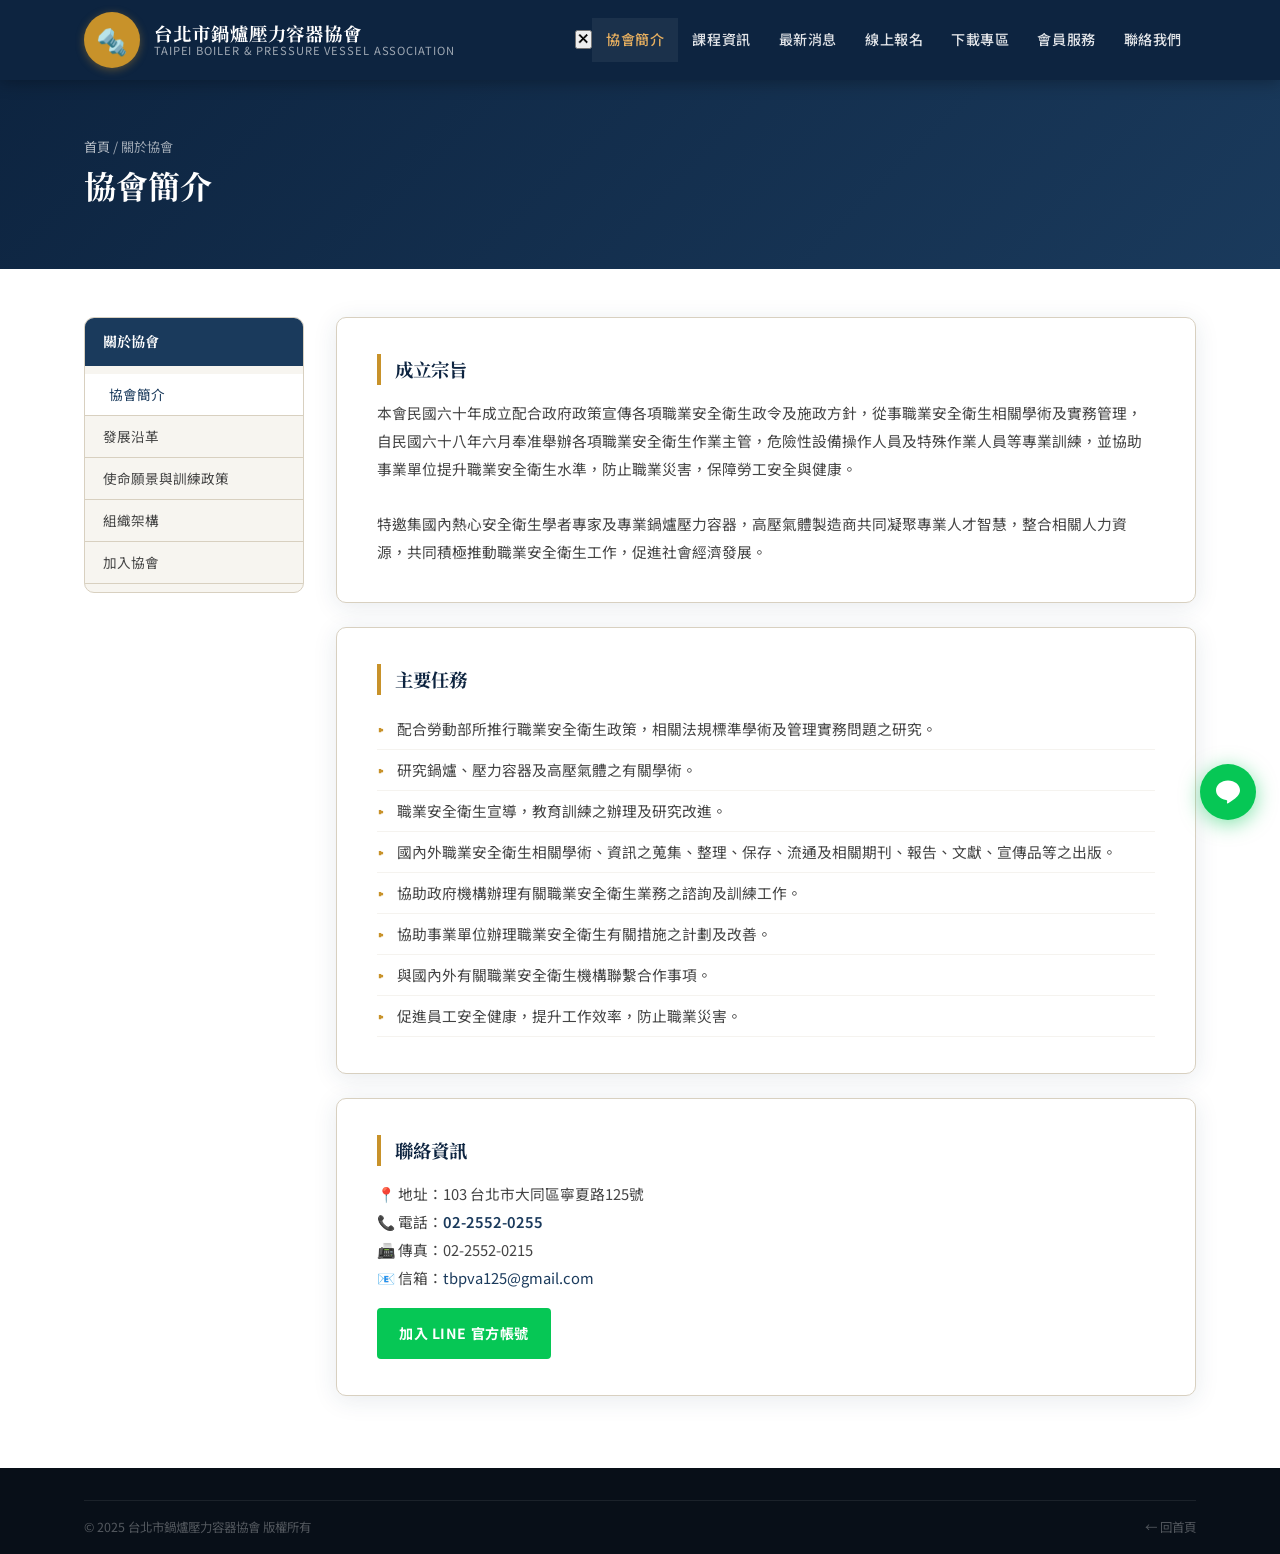
<file: pages/about.html>
<!DOCTYPE html>
<html lang="zh-TW">
<head>
  <meta charset="UTF-8" />
  <meta name="viewport" content="width=device-width, initial-scale=1.0" />
  <title>協會簡介 – 台北市鍋爐壓力容器協會</title>
  <link rel="stylesheet" href="../css/style.css" />
  <style>
    .page-hero {
      background: linear-gradient(135deg, var(--primary-dark) 0%, var(--primary) 100%);
      padding: 56px 0 48px;
      color: #fff;
    }
    .page-hero h1 {
      font-family: 'Noto Serif TC', serif;
      font-size: clamp(1.4rem, 3vw, 2rem);
      font-weight: 700;
      margin-bottom: 8px;
    }
    .breadcrumb {
      font-size: 0.82rem;
      color: rgba(255,255,255,0.6);
    }
    .breadcrumb a { color: rgba(255,255,255,0.7); }
    .breadcrumb a:hover { color: var(--accent-light); }
    .content-box {
      background: var(--bg-white);
      border: 1px solid var(--border);
      border-radius: var(--radius-lg);
      padding: 36px 40px;
      box-shadow: var(--shadow);
      margin-bottom: 24px;
    }
    .content-box h2 {
      font-family: 'Noto Serif TC', serif;
      font-size: 1.15rem;
      color: var(--primary-dark);
      font-weight: 700;
      margin-bottom: 14px;
      padding-left: 14px;
      border-left: 4px solid var(--accent);
    }
    .content-box p, .content-box li {
      font-size: 0.92rem;
      color: var(--text-mid);
      line-height: 1.9;
    }
    .content-box ul { padding-left: 0; }
    .content-box ul li {
      padding: 6px 0 6px 20px;
      position: relative;
      border-bottom: 1px solid #f5f3ef;
    }
    .content-box ul li::before {
      content: '▸';
      position: absolute;
      left: 0;
      color: var(--accent);
      font-weight: 700;
    }
    .page-layout { display: grid; grid-template-columns: 220px 1fr; gap: 32px; padding: 48px 0; }
    .sidebar { }
    .sidebar-menu { background: var(--bg-light); border-radius: var(--radius-lg); overflow: hidden; border: 1px solid var(--border); }
    .sidebar-menu h3 { background: var(--primary); color: #fff; padding: 12px 18px; font-size: 0.88rem; font-family: 'Noto Serif TC', serif; }
    .sidebar-menu ul { padding: 8px 0; }
    .sidebar-menu ul li a { display: block; padding: 9px 18px; font-size: 0.85rem; color: var(--text-mid); border-bottom: 1px solid var(--border); transition: var(--transition); }
    .sidebar-menu ul li a:hover, .sidebar-menu ul li.active a { color: var(--primary); background: #fff; padding-left: 24px; }
    @media (max-width: 768px) { .page-layout { grid-template-columns: 1fr; } }
  </style>
</head>
<body>

<header class="site-header">
  <div class="container">
    <div class="header-main">
      <a href="../index.html" class="logo-block">
        <div class="logo-icon">🔩</div>
        <div class="logo-text">
          <div class="org-name">台北市鍋爐壓力容器協會</div>
          <div class="org-sub">TAIPEI BOILER &amp; PRESSURE VESSEL ASSOCIATION</div>
        </div>
      </a>
      <button class="menu-toggle" id="menuToggle"><span></span><span></span><span></span></button>
      <nav class="main-nav" id="mainNav">
        <button class="nav-close" id="navClose">✕</button>
        <ul>
          <li class="active"><a href="about.html">協會簡介</a></li>
          <li><a href="../index.html#courses">課程資訊</a></li>
          <li><a href="news.html">最新消息</a></li>
          <li><a href="../index.html#register">線上報名</a></li>
          <li><a href="download.html">下載專區</a></li>
          <li><a href="member.html">會員服務</a></li>
          <li><a href="../index.html#contact">聯絡我們</a></li>
        </ul>
      </nav>
    </div>
  </div>
</header>

<div class="page-hero">
  <div class="container">
    <div class="breadcrumb"><a href="../index.html">首頁</a> / 關於協會</div>
    <h1>協會簡介</h1>
  </div>
</div>

<div class="container">
  <div class="page-layout">
    <aside class="sidebar">
      <div class="sidebar-menu">
        <h3>關於協會</h3>
        <ul>
          <li class="active"><a href="about.html">協會簡介</a></li>
          <li><a href="history.html">發展沿革</a></li>
          <li><a href="mission.html">使命願景與訓練政策</a></li>
          <li><a href="org.html">組織架構</a></li>
          <li><a href="member.html">加入協會</a></li>
        </ul>
      </div>
    </aside>

    <main>
      <div class="content-box">
        <h2>成立宗旨</h2>
        <p>本會民國六十年成立配合政府政策宣傳各項職業安全衛生政令及施政方針，從事職業安全衛生相關學術及實務管理，自民國六十八年六月奉准舉辦各項職業安全衛生作業主管，危險性設備操作人員及特殊作業人員等專業訓練，並協助事業單位提升職業安全衛生水準，防止職業災害，保障勞工安全與健康。</p>
        <br/>
        <p>特邀集國內熱心安全衛生學者專家及專業鍋爐壓力容器，高壓氣體製造商共同凝聚專業人才智慧，整合相關人力資源，共同積極推動職業安全衛生工作，促進社會經濟發展。</p>
      </div>

      <div class="content-box">
        <h2>主要任務</h2>
        <ul>
          <li>配合勞動部所推行職業安全衛生政策，相關法規標準學術及管理實務問題之研究。</li>
          <li>研究鍋爐、壓力容器及高壓氣體之有關學術。</li>
          <li>職業安全衛生宣導，教育訓練之辦理及研究改進。</li>
          <li>國內外職業安全衛生相關學術、資訊之蒐集、整理、保存、流通及相關期刊、報告、文獻、宣傳品等之出版。</li>
          <li>協助政府機構辦理有關職業安全衛生業務之諮詢及訓練工作。</li>
          <li>協助事業單位辦理職業安全衛生有關措施之計劃及改善。</li>
          <li>與國內外有關職業安全衛生機構聯繫合作事項。</li>
          <li>促進員工安全健康，提升工作效率，防止職業災害。</li>
        </ul>
      </div>

      <div class="content-box">
        <h2>聯絡資訊</h2>
        <p>📍 地址：103 台北市大同區寧夏路125號</p>
        <p>📞 電話：<a href="tel:0225520255" style="color:var(--primary);font-weight:600;">02-2552-0255</a></p>
        <p>📠 傳真：02-2552-0215</p>
        <p>📧 信箱：<a href="mailto:tbpva125@gmail.com" style="color:var(--primary);">tbpva125@gmail.com</a></p>
        <p style="margin-top:16px;">
          <a href="https://line.me/R/ti/p/@tbpva" target="_blank" class="btn btn-line" style="display:inline-flex;padding:10px 20px;font-size:0.88rem;">加入 LINE 官方帳號</a>
        </p>
      </div>
    </main>
  </div>
</div>

<footer class="site-footer" style="padding-top:32px;">
  <div class="container">
    <div class="footer-bottom" style="border-top:1px solid rgba(255,255,255,0.08);padding-top:16px;">
      <div>© 2025 台北市鍋爐壓力容器協會 版權所有</div>
      <a href="../index.html">← 回首頁</a>
    </div>
  </div>
</footer>

<button class="float-line-btn" id="floatLineBtn" title="加入 LINE">
  <svg width="24" height="24" viewBox="0 0 24 24" fill="currentColor"><path d="M24 10.314C24 4.943 18.615.572 12 .572S0 4.943 0 10.314c0 4.811 4.27 8.842 10.035 9.608.391.082.923.258 1.058.59.12.301.079.766.038 1.08l-.164 1.02c-.045.301-.24 1.186 1.049.645 1.291-.539 6.916-4.078 9.436-6.975C23.176 14.393 24 12.458 24 10.314"/></svg>
</button>
<button class="float-top-btn" id="floatTopBtn">↑</button>
<script src="../js/main.js"></script>
</body>
</html>
</file>
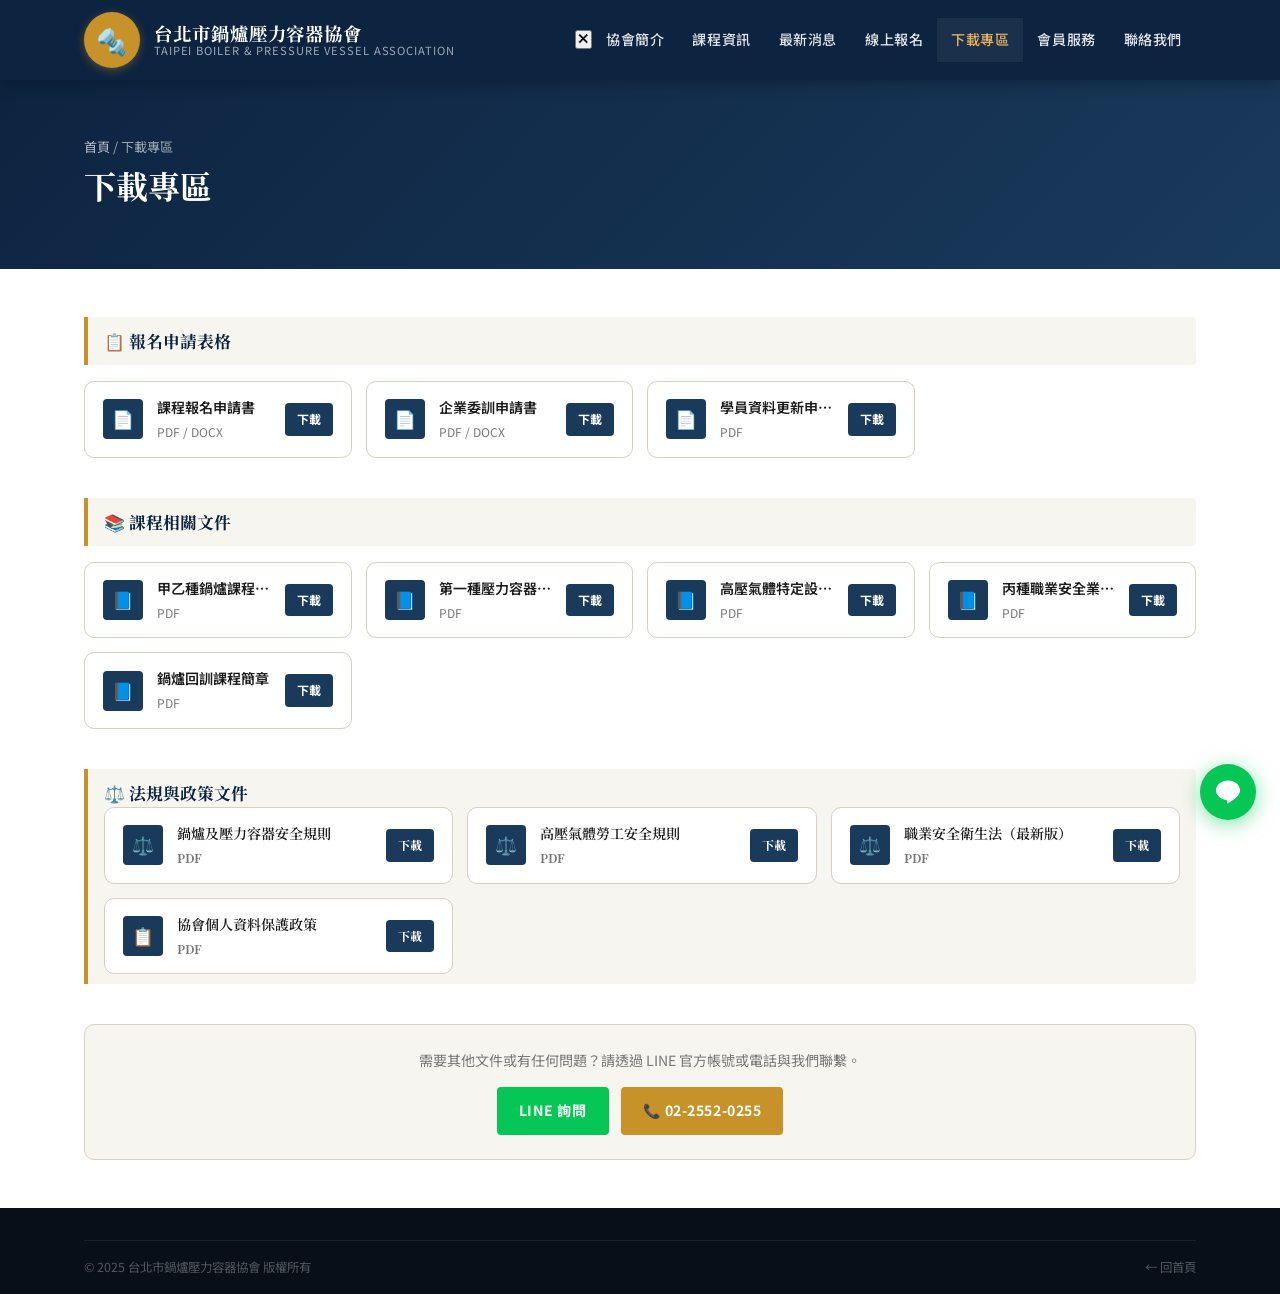
<file: pages/download.html>
<!DOCTYPE html>
<html lang="zh-TW">
<head>
  <meta charset="UTF-8" />
  <meta name="viewport" content="width=device-width, initial-scale=1.0" />
  <title>下載專區 – 台北市鍋爐壓力容器協會</title>
  <link rel="stylesheet" href="../css/style.css" />
  <style>
    .page-hero { background:linear-gradient(135deg,var(--primary-dark) 0%,var(--primary) 100%); padding:56px 0 48px; color:#fff; }
    .page-hero h1 { font-family:'Noto Serif TC',serif; font-size:clamp(1.4rem,3vw,2rem); font-weight:700; margin-bottom:8px; }
    .breadcrumb { font-size:0.82rem; color:rgba(255,255,255,0.6); }
    .breadcrumb a { color:rgba(255,255,255,0.7); }
    .dl-section { padding:48px 0; }
    .dl-category { margin-bottom:40px; }
    .dl-category h2 { font-family:'Noto Serif TC',serif; font-size:1.05rem; color:var(--primary-dark); font-weight:700; margin-bottom:16px; padding:10px 16px; background:var(--bg-light); border-left:4px solid var(--accent); border-radius:0 4px 4px 0; }
    .dl-grid { display:grid; grid-template-columns:repeat(auto-fill, minmax(260px,1fr)); gap:14px; }
    .dl-item {
      display:flex; gap:14px; align-items:center;
      background:#fff; border:1px solid var(--border); border-radius:var(--radius-lg);
      padding:14px 18px; transition:var(--transition);
    }
    .dl-item:hover { border-color:var(--primary); box-shadow:var(--shadow); }
    .dl-icon { width:40px; height:40px; background:var(--primary); border-radius:var(--radius); display:flex; align-items:center; justify-content:center; color:#fff; font-size:1.1rem; flex-shrink:0; }
    .dl-info { flex:1; min-width:0; }
    .dl-name { font-size:0.88rem; font-weight:600; color:var(--text-dark); margin-bottom:2px; white-space:nowrap; overflow:hidden; text-overflow:ellipsis; }
    .dl-meta { font-size:0.75rem; color:var(--text-light); }
    .dl-btn { padding:6px 12px; background:var(--primary); color:#fff; border-radius:var(--radius); font-size:0.75rem; font-weight:700; white-space:nowrap; transition:var(--transition); }
    .dl-btn:hover { background:var(--primary-light); }
  </style>
</head>
<body>
<header class="site-header">
  <div class="container">
    <div class="header-main">
      <a href="../index.html" class="logo-block">
        <div class="logo-icon">🔩</div>
        <div class="logo-text">
          <div class="org-name">台北市鍋爐壓力容器協會</div>
          <div class="org-sub">TAIPEI BOILER &amp; PRESSURE VESSEL ASSOCIATION</div>
        </div>
      </a>
      <button class="menu-toggle" id="menuToggle"><span></span><span></span><span></span></button>
      <nav class="main-nav" id="mainNav">
        <button class="nav-close" id="navClose">✕</button>
        <ul>
          <li><a href="about.html">協會簡介</a></li>
          <li><a href="../index.html#courses">課程資訊</a></li>
          <li><a href="news.html">最新消息</a></li>
          <li><a href="../index.html#register">線上報名</a></li>
          <li class="active"><a href="download.html">下載專區</a></li>
          <li><a href="member.html">會員服務</a></li>
          <li><a href="../index.html#contact">聯絡我們</a></li>
        </ul>
      </nav>
    </div>
  </div>
</header>

<div class="page-hero">
  <div class="container">
    <div class="breadcrumb"><a href="../index.html">首頁</a> / 下載專區</div>
    <h1>下載專區</h1>
  </div>
</div>

<div class="container">
  <div class="dl-section">
    <div class="dl-category">
      <h2>📋 報名申請表格</h2>
      <div class="dl-grid">
        <div class="dl-item">
          <div class="dl-icon">📄</div>
          <div class="dl-info">
            <div class="dl-name">課程報名申請書</div>
            <div class="dl-meta">PDF / DOCX</div>
          </div>
          <a href="#" class="dl-btn">下載</a>
        </div>
        <div class="dl-item">
          <div class="dl-icon">📄</div>
          <div class="dl-info">
            <div class="dl-name">企業委訓申請書</div>
            <div class="dl-meta">PDF / DOCX</div>
          </div>
          <a href="#" class="dl-btn">下載</a>
        </div>
        <div class="dl-item">
          <div class="dl-icon">📄</div>
          <div class="dl-info">
            <div class="dl-name">學員資料更新申請表</div>
            <div class="dl-meta">PDF</div>
          </div>
          <a href="#" class="dl-btn">下載</a>
        </div>
      </div>
    </div>

    <div class="dl-category">
      <h2>📚 課程相關文件</h2>
      <div class="dl-grid">
        <div class="dl-item">
          <div class="dl-icon">📘</div>
          <div class="dl-info">
            <div class="dl-name">甲乙種鍋爐課程簡章</div>
            <div class="dl-meta">PDF</div>
          </div>
          <a href="#" class="dl-btn">下載</a>
        </div>
        <div class="dl-item">
          <div class="dl-icon">📘</div>
          <div class="dl-info">
            <div class="dl-name">第一種壓力容器課程簡章</div>
            <div class="dl-meta">PDF</div>
          </div>
          <a href="#" class="dl-btn">下載</a>
        </div>
        <div class="dl-item">
          <div class="dl-icon">📘</div>
          <div class="dl-info">
            <div class="dl-name">高壓氣體特定設備課程簡章</div>
            <div class="dl-meta">PDF</div>
          </div>
          <a href="#" class="dl-btn">下載</a>
        </div>
        <div class="dl-item">
          <div class="dl-icon">📘</div>
          <div class="dl-info">
            <div class="dl-name">丙種職業安全業務主管課程簡章</div>
            <div class="dl-meta">PDF</div>
          </div>
          <a href="#" class="dl-btn">下載</a>
        </div>
        <div class="dl-item">
          <div class="dl-icon">📘</div>
          <div class="dl-info">
            <div class="dl-name">鍋爐回訓課程簡章</div>
            <div class="dl-meta">PDF</div>
          </div>
          <a href="#" class="dl-btn">下載</a>
        </div>
      </div>
    </div>

    <div class="dl-category">
      <h2>⚖️ 法規與政策文件</html>
      <div class="dl-grid">
        <div class="dl-item">
          <div class="dl-icon">⚖️</div>
          <div class="dl-info">
            <div class="dl-name">鍋爐及壓力容器安全規則</div>
            <div class="dl-meta">PDF</div>
          </div>
          <a href="#" class="dl-btn">下載</a>
        </div>
        <div class="dl-item">
          <div class="dl-icon">⚖️</div>
          <div class="dl-info">
            <div class="dl-name">高壓氣體勞工安全規則</div>
            <div class="dl-meta">PDF</div>
          </div>
          <a href="#" class="dl-btn">下載</a>
        </div>
        <div class="dl-item">
          <div class="dl-icon">⚖️</div>
          <div class="dl-info">
            <div class="dl-name">職業安全衛生法（最新版）</div>
            <div class="dl-meta">PDF</div>
          </div>
          <a href="#" class="dl-btn">下載</a>
        </div>
        <div class="dl-item">
          <div class="dl-icon">📋</div>
          <div class="dl-info">
            <div class="dl-name">協會個人資料保護政策</div>
            <div class="dl-meta">PDF</div>
          </div>
          <a href="#" class="dl-btn">下載</a>
        </div>
      </div>
    </div>

    <div style="background:var(--bg-light);border:1px solid var(--border);border-radius:var(--radius-lg);padding:24px;text-align:center;">
      <p style="font-size:0.88rem;color:var(--text-light);margin-bottom:14px;">
        需要其他文件或有任何問題？請透過 LINE 官方帳號或電話與我們聯繫。
      </p>
      <div style="display:flex;gap:12px;justify-content:center;flex-wrap:wrap;">
        <a href="https://line.me/R/ti/p/@tbpva" target="_blank" class="btn btn-line" style="padding:10px 20px;font-size:0.88rem;">LINE 詢問</a>
        <a href="tel:0225520255" class="btn btn-primary" style="padding:10px 20px;font-size:0.88rem;">📞 02-2552-0255</a>
      </div>
    </div>
  </div>
</div>

<footer class="site-footer" style="padding-top:32px;">
  <div class="container">
    <div class="footer-bottom" style="border-top:1px solid rgba(255,255,255,0.08);padding-top:16px;">
      <div>© 2025 台北市鍋爐壓力容器協會 版權所有</div>
      <a href="../index.html">← 回首頁</a>
    </div>
  </div>
</footer>

<button class="float-line-btn" id="floatLineBtn">
  <svg width="24" height="24" viewBox="0 0 24 24" fill="currentColor"><path d="M24 10.314C24 4.943 18.615.572 12 .572S0 4.943 0 10.314c0 4.811 4.27 8.842 10.035 9.608.391.082.923.258 1.058.59.12.301.079.766.038 1.08l-.164 1.02c-.045.301-.24 1.186 1.049.645 1.291-.539 6.916-4.078 9.436-6.975C23.176 14.393 24 12.458 24 10.314"/></svg>
</button>
<button class="float-top-btn" id="floatTopBtn">↑</button>
<script src="../js/main.js"></script>
</body>
</html>
</file>
<file: css/style.css>
/* ========================================
   ?啣?撣????捆?典???- 銝餉?璅??
   ======================================== */

@import url('https://fonts.googleapis.com/css2?family=Noto+Serif+TC:wght@400;600;700;900&family=Noto+Sans+TC:wght@300;400;500;700&family=Oswald:wght@400;600;700&display=swap');

:root {
  --primary: #1a3a5c;
  --primary-dark: #0d2440;
  --primary-light: #2a5080;
  --accent: #c8922a;
  --accent-light: #e8b060;
  --danger: #c0392b;
  --text-dark: #1c1c1c;
  --text-mid: #444;
  --text-light: #777;
  --bg-light: #f7f5f0;
  --bg-white: #ffffff;
  --border: #d8d0c0;
  --shadow: 0 4px 24px rgba(26,58,92,0.10);
  --shadow-lg: 0 12px 48px rgba(26,58,92,0.18);
  --radius: 4px;
  --radius-lg: 10px;
  --transition: all 0.28s cubic-bezier(0.4,0,0.2,1);
}

*, *::before, *::after { box-sizing: border-box; margin: 0; padding: 0; }

html { scroll-behavior: smooth; font-size: 16px; }

body {
  font-family: 'Noto Sans TC', sans-serif;
  color: var(--text-dark);
  background: var(--bg-white);
  line-height: 1.7;
  overflow-x: hidden;
}

img { max-width: 100%; height: auto; display: block; }
a { color: inherit; text-decoration: none; }
ul { list-style: none; }

.container {
  width: 100%;
  max-width: 1160px;
  margin: 0 auto;
  padding: 0 24px;
}

/* ---- HEADER ---- */
.site-header {
  position: sticky;
  top: 0;
  z-index: 1000;
  background: var(--primary-dark);
  box-shadow: 0 2px 16px rgba(0,0,0,0.3);
}

.header-top {
  background: var(--primary);
  padding: 8px 0;
  font-size: 0.78rem;
  color: rgba(255,255,255,0.75);
  border-bottom: 1px solid rgba(255,255,255,0.08);
}

.header-top-inner {
  display: flex;
  justify-content: space-between;
  align-items: center;
  gap: 16px;
  flex-wrap: wrap;
}

.header-top a { color: rgba(255,255,255,0.8); transition: var(--transition); }
.header-top a:hover { color: var(--accent-light); }

.header-main {
  padding: 12px 0;
  display: flex;
  align-items: center;
  justify-content: space-between;
  gap: 16px;
}

.logo-block {
  display: flex;
  align-items: center;
  gap: 14px;
}

.logo-icon {
  width: 56px;
  height: 56px;
  background: var(--accent);
  border-radius: 50%;
  display: flex;
  align-items: center;
  justify-content: center;
  font-size: 1.6rem;
  flex-shrink: 0;
  box-shadow: 0 2px 8px rgba(200,146,42,0.4);
}

.logo-text { line-height: 1.2; }
.logo-text .org-name {
  font-family: 'Noto Serif TC', serif;
  font-size: 1.15rem;
  font-weight: 700;
  color: #fff;
  letter-spacing: 0.05em;
}
.logo-text .org-sub {
  font-size: 0.7rem;
  color: rgba(255,255,255,0.6);
  letter-spacing: 0.08em;
}

/* ---- NAV ---- */
.main-nav { display: flex; align-items: center; gap: 0; }
.main-nav > ul { display: flex; align-items: center; gap: 0; }

.main-nav > ul > li { position: relative; }

.main-nav > ul > li > a {
  display: flex;
  align-items: center;
  gap: 4px;
  padding: 10px 14px;
  font-size: 0.88rem;
  font-weight: 500;
  color: rgba(255,255,255,0.88);
  letter-spacing: 0.04em;
  transition: var(--transition);
  white-space: nowrap;
}

.main-nav > ul > li > a:hover,
.main-nav > ul > li.active > a {
  color: var(--accent-light);
  background: rgba(255,255,255,0.06);
}

.main-nav > ul > li > a svg { width: 12px; height: 12px; transition: var(--transition); }
.main-nav > ul > li:hover > a svg { transform: rotate(180deg); }

/* Dropdown */
.dropdown {
  display: none;
  position: absolute;
  top: 100%;
  left: 0;
  min-width: 200px;
  background: var(--bg-white);
  border: 1px solid var(--border);
  border-top: 3px solid var(--accent);
  box-shadow: var(--shadow-lg);
  border-radius: 0 0 var(--radius-lg) var(--radius-lg);
  z-index: 999;
  overflow: hidden;
}

.main-nav > ul > li:hover .dropdown { display: block; animation: dropIn 0.2s ease; }

@keyframes dropIn {
  from { opacity: 0; transform: translateY(-8px); }
  to { opacity: 1; transform: translateY(0); }
}

.dropdown a {
  display: block;
  padding: 10px 18px;
  font-size: 0.85rem;
  color: var(--text-mid);
  border-bottom: 1px solid #f0ede8;
  transition: var(--transition);
}
.dropdown a:last-child { border-bottom: none; }
.dropdown a:hover { background: var(--bg-light); color: var(--primary); padding-left: 24px; }

/* Mobile menu button */
.menu-toggle {
  display: none;
  background: none;
  border: none;
  cursor: pointer;
  padding: 8px;
  color: #fff;
}

.menu-toggle span {
  display: block;
  width: 24px;
  height: 2px;
  background: currentColor;
  margin: 5px 0;
  transition: var(--transition);
  transform-origin: left;
}

/* ---- HERO ---- */
.hero {
  position: relative;
  min-height: 520px;
  background: linear-gradient(135deg, var(--primary-dark) 0%, var(--primary) 50%, #1a4a7a 100%);
  display: flex;
  align-items: center;
  overflow: hidden;
}

.hero::before {
  content: '';
  position: absolute;
  inset: 0;
  background:
    radial-gradient(ellipse 60% 80% at 70% 50%, rgba(200,146,42,0.12) 0%, transparent 60%),
    repeating-linear-gradient(
      45deg,
      transparent,
      transparent 40px,
      rgba(255,255,255,0.02) 40px,
      rgba(255,255,255,0.02) 41px
    );
}

.hero-gear {
  position: absolute;
  right: -60px;
  top: 50%;
  transform: translateY(-50%);
  width: 420px;
  height: 420px;
  opacity: 0.06;
  animation: spin 60s linear infinite;
}

@keyframes spin { to { transform: translateY(-50%) rotate(360deg); } }

.hero-content {
  position: relative;
  z-index: 1;
  max-width: 640px;
}

.hero-badge {
  display: inline-block;
  padding: 4px 14px;
  background: var(--accent);
  color: #fff;
  font-size: 0.75rem;
  font-weight: 700;
  letter-spacing: 0.15em;
  margin-bottom: 20px;
  border-radius: 2px;
  text-transform: uppercase;
}

.hero h1 {
  font-family: 'Noto Serif TC', serif;
  font-size: clamp(1.8rem, 4vw, 2.8rem);
  font-weight: 900;
  color: #fff;
  line-height: 1.25;
  margin-bottom: 16px;
}

.hero h1 em {
  font-style: normal;
  color: var(--accent-light);
}

.hero p {
  font-size: 1rem;
  color: rgba(255,255,255,0.78);
  margin-bottom: 32px;
  max-width: 480px;
  line-height: 1.8;
}

.hero-buttons { display: flex; gap: 12px; flex-wrap: wrap; }

.btn {
  display: inline-flex;
  align-items: center;
  gap: 8px;
  padding: 12px 28px;
  font-size: 0.9rem;
  font-weight: 700;
  border-radius: var(--radius);
  cursor: pointer;
  border: 2px solid transparent;
  transition: var(--transition);
  letter-spacing: 0.04em;
  white-space: nowrap;
}

.btn-primary {
  background: var(--accent);
  color: #fff;
  border-color: var(--accent);
}
.btn-primary:hover {
  background: var(--accent-light);
  border-color: var(--accent-light);
  transform: translateY(-2px);
  box-shadow: 0 6px 20px rgba(200,146,42,0.4);
}

.btn-outline {
  background: transparent;
  color: #fff;
  border-color: rgba(255,255,255,0.5);
}
.btn-outline:hover {
  background: rgba(255,255,255,0.1);
  border-color: #fff;
  transform: translateY(-2px);
}

.btn-line {
  background: #06C755;
  color: #fff;
  border-color: #06C755;
}
.btn-line:hover {
  background: #05b34a;
  border-color: #05b34a;
  transform: translateY(-2px);
  box-shadow: 0 6px 20px rgba(6,199,85,0.4);
}

.btn-danger {
  background: var(--danger);
  color: #fff;
  border-color: var(--danger);
}
.btn-danger:hover { opacity: 0.9; transform: translateY(-1px); }

/* ---- MARQUEE ---- */
.marquee-bar {
  background: var(--accent);
  padding: 10px 0;
  overflow: hidden;
}
.marquee-inner {
  display: flex;
  gap: 48px;
  animation: marquee 30s linear infinite;
  white-space: nowrap;
}
.marquee-inner span {
  color: #fff;
  font-size: 0.85rem;
  font-weight: 500;
  flex-shrink: 0;
}
.marquee-inner span::before { content: '? '; }
@keyframes marquee { to { transform: translateX(-50%); } }

/* ---- SECTIONS ---- */
.section { padding: 72px 0; }
.section-alt { background: var(--bg-light); }

.section-header {
  text-align: center;
  margin-bottom: 48px;
}

.section-label {
  display: inline-block;
  font-family: 'Oswald', sans-serif;
  font-size: 0.7rem;
  font-weight: 700;
  letter-spacing: 0.25em;
  color: var(--accent);
  text-transform: uppercase;
  margin-bottom: 12px;
}

.section-title {
  font-family: 'Noto Serif TC', serif;
  font-size: clamp(1.4rem, 3vw, 1.9rem);
  font-weight: 700;
  color: var(--primary-dark);
  margin-bottom: 12px;
}

.section-desc {
  font-size: 0.95rem;
  color: var(--text-light);
  max-width: 600px;
  margin: 0 auto;
}

.divider {
  width: 48px;
  height: 3px;
  background: var(--accent);
  margin: 16px auto 0;
}

/* ---- STATS ---- */
.stats-grid {
  display: grid;
  grid-template-columns: repeat(4, 1fr);
  gap: 1px;
  background: var(--border);
  border: 1px solid var(--border);
  border-radius: var(--radius-lg);
  overflow: hidden;
  box-shadow: var(--shadow);
}

.stat-item {
  background: var(--bg-white);
  padding: 36px 24px;
  text-align: center;
}

.stat-num {
  font-family: 'Oswald', sans-serif;
  font-size: 2.4rem;
  font-weight: 700;
  color: var(--primary);
  line-height: 1;
  margin-bottom: 6px;
}

.stat-num span { color: var(--accent); }
.stat-label { font-size: 0.85rem; color: var(--text-light); letter-spacing: 0.04em; }

/* ---- COURSES GRID ---- */
.courses-grid {
  display: grid;
  grid-template-columns: repeat(3, 1fr);
  gap: 24px;
}

.course-card {
  background: var(--bg-white);
  border: 1px solid var(--border);
  border-radius: var(--radius-lg);
  overflow: hidden;
  box-shadow: var(--shadow);
  transition: var(--transition);
  display: flex;
  flex-direction: column;
}

.course-card:hover {
  transform: translateY(-6px);
  box-shadow: var(--shadow-lg);
}

.course-card-top {
  background: var(--primary);
  padding: 28px 24px;
  position: relative;
  overflow: hidden;
}

.course-card-top::after {
  content: '';
  position: absolute;
  bottom: -20px;
  right: -20px;
  width: 80px;
  height: 80px;
  background: rgba(255,255,255,0.05);
  border-radius: 50%;
}

.course-icon {
  font-size: 2.2rem;
  margin-bottom: 12px;
}

.course-card-top h3 {
  font-family: 'Noto Serif TC', serif;
  font-size: 1.05rem;
  font-weight: 700;
  color: #fff;
  line-height: 1.4;
}

.course-badge {
  display: inline-block;
  margin-top: 10px;
  padding: 3px 10px;
  background: var(--accent);
  color: #fff;
  font-size: 0.7rem;
  font-weight: 700;
  border-radius: 20px;
}

.course-card-body {
  padding: 20px 24px;
  flex: 1;
  display: flex;
  flex-direction: column;
  gap: 8px;
}

.course-meta {
  display: flex;
  align-items: center;
  gap: 8px;
  font-size: 0.83rem;
  color: var(--text-light);
}
.course-meta svg { color: var(--accent); flex-shrink: 0; }

.course-card-footer {
  padding: 16px 24px;
  border-top: 1px solid var(--border);
  display: flex;
  gap: 8px;
  flex-wrap: wrap;
}

/* ---- NEWS ---- */
.news-grid { display: grid; grid-template-columns: repeat(2, 1fr); gap: 20px; }

.news-card {
  background: var(--bg-white);
  border: 1px solid var(--border);
  border-radius: var(--radius-lg);
  padding: 20px 24px;
  display: flex;
  gap: 16px;
  transition: var(--transition);
}
.news-card:hover { box-shadow: var(--shadow); border-color: var(--accent); }

.news-date-block {
  flex-shrink: 0;
  width: 52px;
  text-align: center;
  background: var(--primary);
  color: #fff;
  border-radius: var(--radius);
  padding: 8px 4px;
}
.news-date-block .day { font-family: 'Oswald', sans-serif; font-size: 1.4rem; font-weight: 700; line-height: 1; }
.news-date-block .month { font-size: 0.65rem; letter-spacing: 0.08em; opacity: 0.8; }

.news-body { flex: 1; min-width: 0; }
.news-tag { font-size: 0.7rem; font-weight: 700; color: var(--accent); letter-spacing: 0.08em; margin-bottom: 6px; }
.news-title { font-size: 0.9rem; font-weight: 600; color: var(--text-dark); line-height: 1.5; display: -webkit-box; -webkit-line-clamp: 2; -webkit-box-orient: vertical; overflow: hidden; }
.news-title:hover { color: var(--primary); }

/* ---- LINE REGISTRATION ---- */
.line-section {
  background: linear-gradient(135deg, #0d2440 0%, #1a3a5c 100%);
  padding: 72px 0;
  position: relative;
  overflow: hidden;
}
.line-section::before {
  content: '';
  position: absolute;
  top: -80px; right: -80px;
  width: 320px; height: 320px;
  background: radial-gradient(circle, rgba(6,199,85,0.12), transparent 70%);
  border-radius: 50%;
}

.line-inner {
  display: grid;
  grid-template-columns: 1fr 1fr;
  gap: 60px;
  align-items: center;
}

.line-content h2 {
  font-family: 'Noto Serif TC', serif;
  font-size: clamp(1.4rem, 3vw, 1.9rem);
  font-weight: 700;
  color: #fff;
  margin-bottom: 16px;
}
.line-content p { color: rgba(255,255,255,0.72); font-size: 0.95rem; margin-bottom: 24px; line-height: 1.8; }

.line-steps { display: flex; flex-direction: column; gap: 16px; margin-bottom: 32px; }
.line-step {
  display: flex;
  align-items: flex-start;
  gap: 14px;
  color: rgba(255,255,255,0.85);
  font-size: 0.88rem;
}
.line-step-num {
  width: 28px; height: 28px;
  background: #06C755;
  border-radius: 50%;
  display: flex; align-items: center; justify-content: center;
  font-size: 0.75rem; font-weight: 700;
  color: #fff;
  flex-shrink: 0;
}

.line-form-box {
  background: rgba(255,255,255,0.06);
  border: 1px solid rgba(255,255,255,0.12);
  border-radius: var(--radius-lg);
  padding: 32px;
  backdrop-filter: blur(8px);
}

.line-form-box h3 {
  font-family: 'Noto Serif TC', serif;
  font-size: 1.1rem;
  font-weight: 700;
  color: #fff;
  margin-bottom: 24px;
  padding-bottom: 14px;
  border-bottom: 1px solid rgba(255,255,255,0.12);
}

.form-group { margin-bottom: 16px; }
.form-group label { display: block; font-size: 0.82rem; color: rgba(255,255,255,0.7); margin-bottom: 6px; font-weight: 500; }

.form-group input,
.form-group select,
.form-group textarea {
  width: 100%;
  padding: 10px 14px;
  background: rgba(255,255,255,0.08);
  border: 1px solid rgba(255,255,255,0.18);
  border-radius: var(--radius);
  color: #fff;
  font-size: 0.9rem;
  font-family: 'Noto Sans TC', sans-serif;
  transition: var(--transition);
}

.form-group input::placeholder,
.form-group textarea::placeholder { color: rgba(255,255,255,0.35); }

.form-group select option { background: var(--primary-dark); color: #fff; }

.form-group input:focus,
.form-group select:focus,
.form-group textarea:focus {
  outline: none;
  border-color: #06C755;
  background: rgba(255,255,255,0.12);
}

.form-group textarea { resize: vertical; min-height: 80px; }

/* ---- ABOUT ---- */
.about-grid { display: grid; grid-template-columns: 1fr 1fr; gap: 60px; align-items: center; }

.about-image {
	position: relative;
	border-radius: var(--radius-lg);
	overflow: hidden;
	box-shadow: var(--shadow-lg);
}

.about-image-placeholder {
  background: linear-gradient(135deg, var(--primary) 0%, var(--primary-light) 100%);
  height: 350px;
  display: flex;
  align-items: center;
  justify-content: center;
  font-size: 4rem;
}

.about-content .mission-list { margin-top: 20px; display: flex; flex-direction: column; gap: 10px; }
.mission-item {
  display: flex;
  gap: 12px;
  align-items: flex-start;
  font-size: 0.88rem;
  color: var(--text-mid);
}
.mission-item::before {
  content: '??;
  color: var(--accent);
  font-weight: 700;
  flex-shrink: 0;
  margin-top: 2px;
}

/* ---- CONTACT ---- */
.contact-grid { display: grid; grid-template-columns: 1fr 1fr; gap: 40px; }
.contact-info-list { display: flex; flex-direction: column; gap: 16px; margin-top: 24px; }
.contact-info-item {
  display: flex;
  align-items: flex-start;
  gap: 14px;
  font-size: 0.9rem;
  color: var(--text-mid);
}
.contact-info-item-icon {
  width: 36px; height: 36px;
  background: var(--primary);
  border-radius: 50%;
  display: flex; align-items: center; justify-content: center;
  color: #fff;
  font-size: 0.9rem;
  flex-shrink: 0;
}
.contact-map {
  background: var(--bg-light);
  border: 1px solid var(--border);
  border-radius: var(--radius-lg);
  overflow: hidden;
  min-height: 320px;
}
.contact-map iframe { width: 100%; height: 100%; min-height: 320px; border: none; }

/* ---- FOOTER ---- */
.site-footer {
  background: #080f18;
  padding: 56px 0 0;
}

.footer-grid {
  display: grid;
  grid-template-columns: 2fr 1fr 1fr 1fr;
  gap: 40px;
  padding-bottom: 48px;
  border-bottom: 1px solid rgba(255,255,255,0.08);
}

.footer-brand .logo-text .org-name { font-size: 1rem; }
.footer-brand .org-desc {
  font-size: 0.82rem;
  color: rgba(255,255,255,0.45);
  margin-top: 12px;
  line-height: 1.8;
}

.footer-col h4 {
  font-family: 'Noto Serif TC', serif;
  font-size: 0.88rem;
  font-weight: 700;
  color: rgba(255,255,255,0.85);
  margin-bottom: 16px;
  padding-bottom: 10px;
  border-bottom: 1px solid rgba(255,255,255,0.08);
}

.footer-col ul { display: flex; flex-direction: column; gap: 8px; }
.footer-col ul li a {
  font-size: 0.82rem;
  color: rgba(255,255,255,0.45);
  transition: var(--transition);
}
.footer-col ul li a:hover { color: var(--accent-light); }

.footer-bottom {
  padding: 16px 0;
  display: flex;
  justify-content: space-between;
  align-items: center;
  font-size: 0.78rem;
  color: rgba(255,255,255,0.3);
  flex-wrap: wrap;
  gap: 8px;
}

/* ---- FLOATING LINE ---- */
.float-line-btn {
  position: fixed;
  bottom: 80px;
  right: 24px;
  width: 56px;
  height: 56px;
  background: #06C755;
  border-radius: 50%;
  display: flex;
  align-items: center;
  justify-content: center;
  color: #fff;
  font-size: 1.5rem;
  box-shadow: 0 4px 20px rgba(6,199,85,0.5);
  z-index: 900;
  transition: var(--transition);
  cursor: pointer;
  border: none;
}
.float-line-btn:hover {
  transform: scale(1.1);
  box-shadow: 0 6px 28px rgba(6,199,85,0.7);
}

.float-top-btn {
  position: fixed;
  bottom: 24px;
  right: 24px;
  width: 44px;
  height: 44px;
  background: var(--primary);
  border-radius: 50%;
  display: flex;
  align-items: center;
  justify-content: center;
  color: #fff;
  font-size: 1.1rem;
  box-shadow: 0 4px 14px rgba(26,58,92,0.4);
  z-index: 900;
  cursor: pointer;
  border: none;
  opacity: 0;
  pointer-events: none;
  transition: var(--transition);
}
.float-top-btn.show { opacity: 1; pointer-events: all; }

/* ---- MODAL ---- */
.modal-overlay {
  display: none;
  position: fixed;
  inset: 0;
  background: rgba(0,0,0,0.6);
  z-index: 2000;
  align-items: center;
  justify-content: center;
  padding: 16px;
}
.modal-overlay.active { display: flex; animation: fadeIn 0.2s ease; }
@keyframes fadeIn { from { opacity: 0; } to { opacity: 1; } }

.modal {
  background: var(--bg-white);
  border-radius: var(--radius-lg);
  max-width: 520px;
  width: 100%;
  max-height: 90vh;
  overflow-y: auto;
  box-shadow: 0 24px 80px rgba(0,0,0,0.4);
  animation: slideUp 0.25s ease;
}
@keyframes slideUp { from { transform: translateY(24px); opacity: 0; } to { transform: translateY(0); opacity: 1; } }

.modal-header {
  padding: 20px 24px;
  background: var(--primary);
  border-radius: var(--radius-lg) var(--radius-lg) 0 0;
  display: flex;
  align-items: center;
  justify-content: space-between;
}
.modal-header h3 {
  font-family: 'Noto Serif TC', serif;
  font-size: 1.05rem;
  color: #fff;
  font-weight: 700;
}
.modal-close {
  background: none;
  border: none;
  color: rgba(255,255,255,0.7);
  font-size: 1.3rem;
  cursor: pointer;
  transition: var(--transition);
  padding: 4px;
}
.modal-close:hover { color: #fff; transform: scale(1.2); }

.modal-body { padding: 24px; }
.modal-body .form-group label { color: var(--text-mid); }
.modal-body .form-group input,
.modal-body .form-group select,
.modal-body .form-group textarea {
  background: var(--bg-light);
  border: 1px solid var(--border);
  color: var(--text-dark);
}
.modal-body .form-group input::placeholder,
.modal-body .form-group textarea::placeholder { color: var(--text-light); }
.modal-body .form-group input:focus,
.modal-body .form-group select:focus,
.modal-body .form-group textarea:focus {
  border-color: var(--primary);
  background: #fff;
}
.modal-body .form-group select option { background: #fff; color: var(--text-dark); }
.modal-footer {
  padding: 16px 24px;
  border-top: 1px solid var(--border);
  display: flex;
  gap: 10px;
  justify-content: flex-end;
}

/* ---- RESPONSIVE ---- */
@media (max-width: 1024px) {
  .courses-grid { grid-template-columns: repeat(2, 1fr); }
  .footer-grid { grid-template-columns: 1fr 1fr; }
  .stats-grid { grid-template-columns: repeat(2, 1fr); }
}

@media (max-width: 768px) {
  .section { padding: 48px 0; }
  .main-nav { display: none; }
  .menu-toggle { display: block; }

  .main-nav.open {
    display: flex;
    flex-direction: column;
    position: fixed;
    inset: 0;
    top: 0;
    background: var(--primary-dark);
    z-index: 1999;
    padding: 80px 24px 32px;
    overflow-y: auto;
    align-items: flex-start;
    justify-content: flex-start;
  }

  .main-nav.open > ul {
    flex-direction: column;
    align-items: flex-start;
    width: 100%;
    gap: 4px;
  }

  .main-nav.open > ul > li { width: 100%; }
  .main-nav.open > ul > li > a { padding: 12px 0; font-size: 1rem; border-bottom: 1px solid rgba(255,255,255,0.07); }
  .main-nav.open .dropdown {
    display: block;
    position: static;
    border: none;
    box-shadow: none;
    background: transparent;
    border-radius: 0;
    padding-left: 12px;
  }
  .main-nav.open .dropdown a { color: rgba(255,255,255,0.65); border-bottom: none; }
  .nav-close {
    display: flex;
    position: absolute;
    top: 16px; right: 16px;
    background: none; border: none; color: #fff; font-size: 1.6rem; cursor: pointer;
  }

  .hero { min-height: 400px; padding: 48px 0; }
  .hero-gear { display: none; }
  .about-grid, .line-inner, .contact-grid { grid-template-columns: 1fr; gap: 32px; }
  .courses-grid, .news-grid { grid-template-columns: 1fr; }
  .footer-grid { grid-template-columns: 1fr; gap: 28px; }
  .stats-grid { grid-template-columns: repeat(2, 1fr); }
  .footer-bottom { flex-direction: column; text-align: center; }
  .header-top { display: none; }
}

@media (max-width: 480px) {
  .stats-grid { grid-template-columns: repeat(2, 1fr); }
  .hero-buttons { flex-direction: column; }
  .btn { width: 100%; justify-content: center; }
}
</file>
